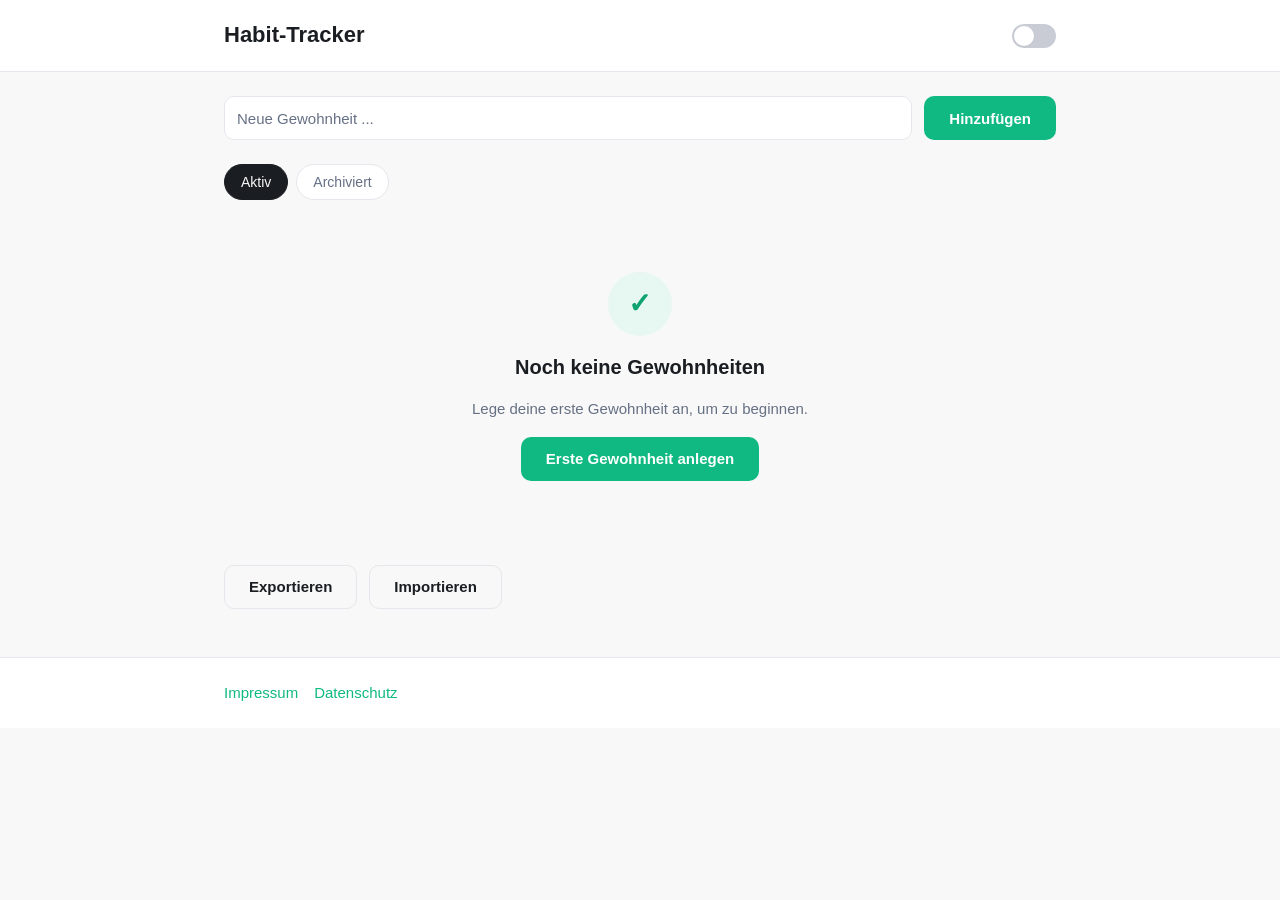
<file: index.html>
<!DOCTYPE html>
<html lang="de">
  <head>
    <meta charset="UTF-8" />
    <meta name="viewport" content="width=device-width, initial-scale=1.0" />
    <meta name="description" content="Habit-Tracker – Gewohnheiten verwalten, abhaken und auswerten." />
    <title>Habit-Tracker</title>
    <link rel="stylesheet" href="css/base.css" />
  </head>
  <body>
    <header class="app-header">
      <div class="container app-header__inner">
        <h1 class="app-title">Habit-Tracker</h1>
        <button id="theme-toggle" class="theme-toggle" type="button" aria-label="Farbschema umschalten">
          <span class="theme-toggle__track" aria-hidden="true">
            <span class="theme-toggle__thumb"></span>
          </span>
        </button>
      </div>
    </header>

    <main class="container">
      <form id="habit-form" class="habit-form" autocomplete="off">
        <label class="visually-hidden" for="habit-name">Neue Gewohnheit</label>
        <input id="habit-name" name="habit-name" type="text" placeholder="Neue Gewohnheit ..." />
        <button class="button button--primary" type="submit">Hinzufügen</button>
      </form>

      <div class="filters" role="group" aria-label="Gewohnheiten filtern">
        <button id="filter-active" class="filter-pill filter-pill--active" type="button">Aktiv</button>
        <button id="filter-archived" class="filter-pill" type="button">Archiviert</button>
      </div>

      <div id="habit-list" class="habit-list"></div>

      <section class="io-panel" aria-label="Daten sichern und wiederherstellen">
        <button id="export-button" class="button button--secondary" type="button">Exportieren</button>
        <button id="import-button" class="button button--secondary" type="button">Importieren</button>
        <input id="import-input" type="file" accept="application/json" hidden />
      </section>
    </main>

    <footer class="app-footer">
      <div class="container app-footer__inner">
        <a href="impressum.html">Impressum</a>
        <a href="datenschutz.html">Datenschutz</a>
      </div>
    </footer>

    <script type="module" src="js/store.js"></script>
    <script type="module" src="js/stats.js"></script>
    <script type="module" src="js/chart.js"></script>
    <script type="module" src="js/grid.js"></script>
    <script type="module" src="js/habits.js"></script>
    <script type="module" src="js/theme.js"></script>
    <script type="module" src="js/io.js"></script>
    <script type="module" src="js/main.js"></script>
  </body>
</html>
</file>
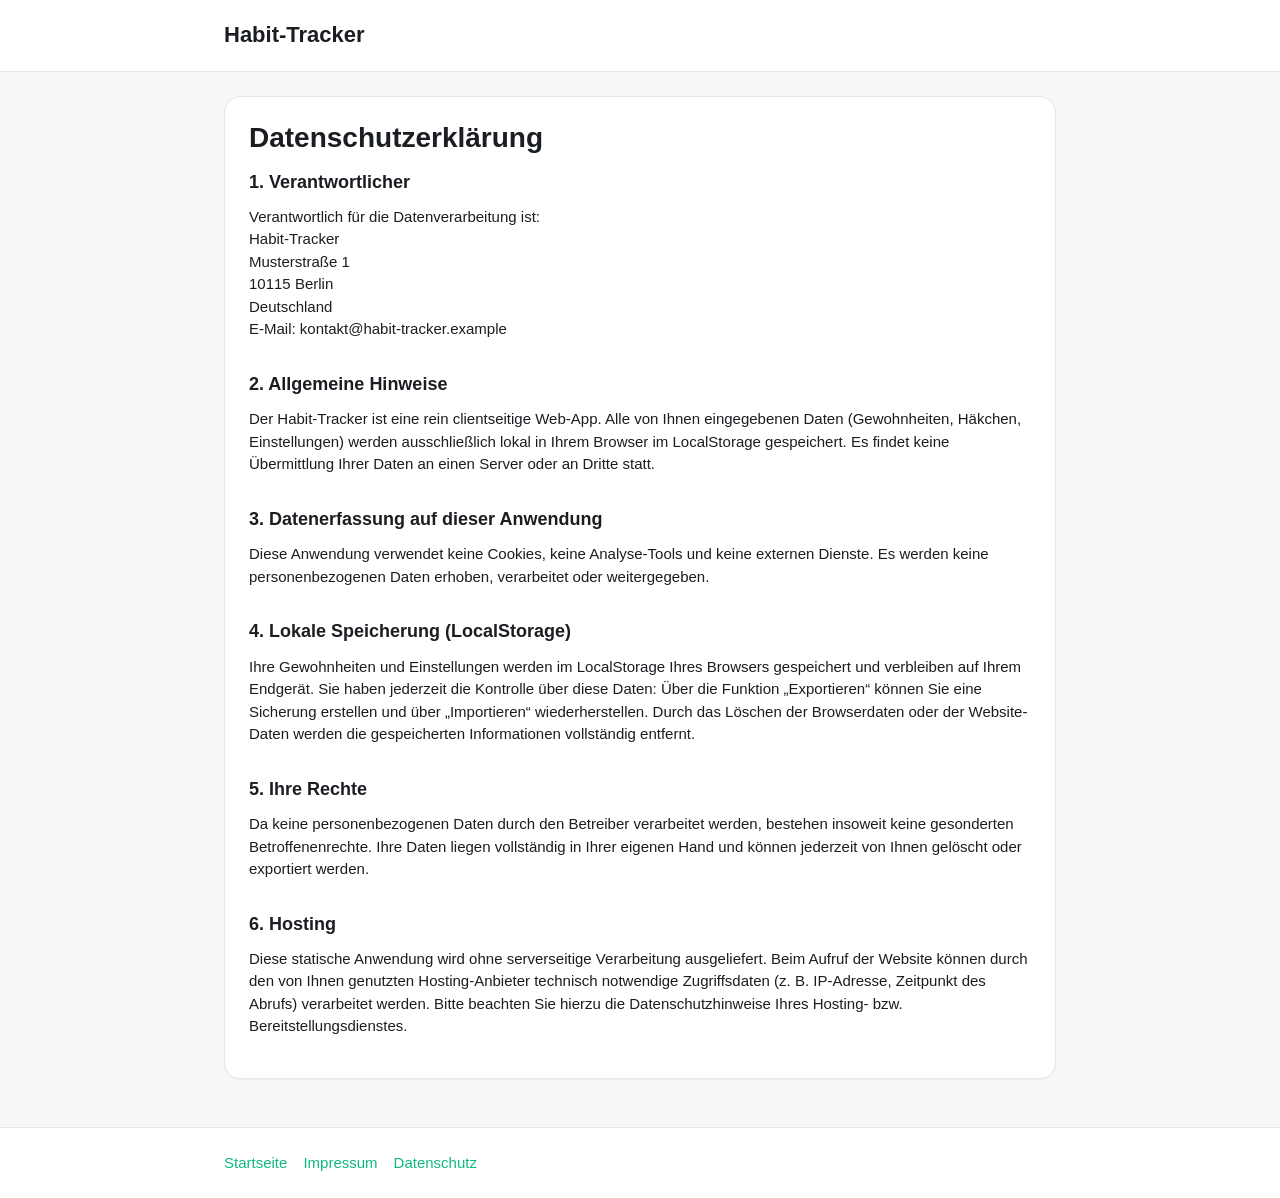
<file: datenschutz.html>
<!DOCTYPE html>
<html lang="de">
  <head>
    <meta charset="UTF-8" />
    <meta name="viewport" content="width=device-width, initial-scale=1.0" />
    <meta name="description" content="Datenschutzerklärung des Habit-Trackers." />
    <title>Datenschutzerklärung – Habit-Tracker</title>
    <link rel="stylesheet" href="css/base.css" />
    <link rel="stylesheet" href="css/legal.css" />
  </head>
  <body>
    <header class="app-header">
      <div class="container app-header__inner">
        <h1 class="app-title">Habit-Tracker</h1>
      </div>
    </header>

    <main class="container legal">
      <article>
        <h1>Datenschutzerklärung</h1>

        <h2>1. Verantwortlicher</h2>
        <p>
          Verantwortlich für die Datenverarbeitung ist:<br />
          Habit-Tracker<br />
          Musterstraße 1<br />
          10115 Berlin<br />
          Deutschland<br />
          E-Mail: kontakt@habit-tracker.example
        </p>

        <h2>2. Allgemeine Hinweise</h2>
        <p>
          Der Habit-Tracker ist eine rein clientseitige Web-App. Alle von Ihnen
          eingegebenen Daten (Gewohnheiten, Häkchen, Einstellungen) werden
          ausschließlich lokal in Ihrem Browser im LocalStorage gespeichert.
          Es findet keine Übermittlung Ihrer Daten an einen Server oder an
          Dritte statt.
        </p>

        <h2>3. Datenerfassung auf dieser Anwendung</h2>
        <p>
          Diese Anwendung verwendet keine Cookies, keine Analyse-Tools und
          keine externen Dienste. Es werden keine personenbezogenen Daten
          erhoben, verarbeitet oder weitergegeben.
        </p>

        <h2>4. Lokale Speicherung (LocalStorage)</h2>
        <p>
          Ihre Gewohnheiten und Einstellungen werden im LocalStorage Ihres
          Browsers gespeichert und verbleiben auf Ihrem Endgerät. Sie haben
          jederzeit die Kontrolle über diese Daten: Über die Funktion
          „Exportieren“ können Sie eine Sicherung erstellen und über
          „Importieren“ wiederherstellen. Durch das Löschen der
          Browserdaten oder der Website-Daten werden die gespeicherten
          Informationen vollständig entfernt.
        </p>

        <h2>5. Ihre Rechte</h2>
        <p>
          Da keine personenbezogenen Daten durch den Betreiber verarbeitet
          werden, bestehen insoweit keine gesonderten Betroffenenrechte.
          Ihre Daten liegen vollständig in Ihrer eigenen Hand und können
          jederzeit von Ihnen gelöscht oder exportiert werden.
        </p>

        <h2>6. Hosting</h2>
        <p>
          Diese statische Anwendung wird ohne serverseitige Verarbeitung
          ausgeliefert. Beim Aufruf der Website können durch den von Ihnen
          genutzten Hosting-Anbieter technisch notwendige Zugriffsdaten
          (z. B. IP-Adresse, Zeitpunkt des Abrufs) verarbeitet werden. Bitte
          beachten Sie hierzu die Datenschutzhinweise Ihres Hosting- bzw.
          Bereitstellungsdienstes.
        </p>
      </article>
    </main>

    <footer class="app-footer">
      <div class="container app-footer__inner">
        <a href="index.html">Startseite</a>
        <a href="impressum.html">Impressum</a>
        <a href="datenschutz.html">Datenschutz</a>
      </div>
    </footer>
  </body>
</html>
</file>
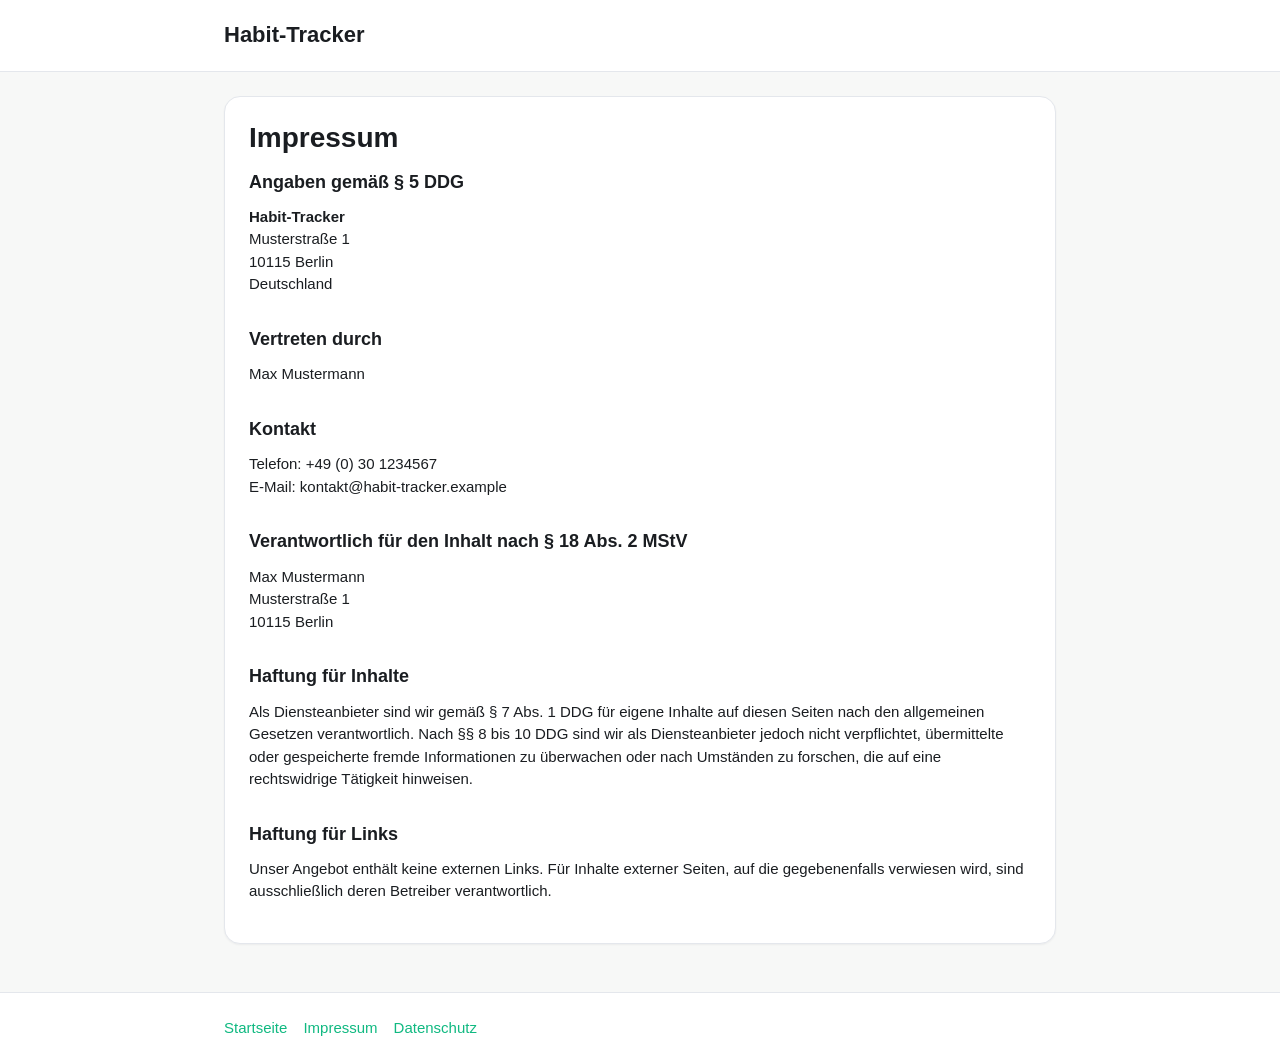
<file: impressum.html>
<!DOCTYPE html>
<html lang="de">
  <head>
    <meta charset="UTF-8" />
    <meta name="viewport" content="width=device-width, initial-scale=1.0" />
    <meta name="description" content="Impressum des Habit-Trackers." />
    <title>Impressum – Habit-Tracker</title>
    <link rel="stylesheet" href="css/base.css" />
    <link rel="stylesheet" href="css/legal.css" />
  </head>
  <body>
    <header class="app-header">
      <div class="container app-header__inner">
        <h1 class="app-title">Habit-Tracker</h1>
      </div>
    </header>

    <main class="container legal">
      <article>
        <h1>Impressum</h1>

        <h2>Angaben gemäß § 5 DDG</h2>
        <p>
          <strong>Habit-Tracker</strong><br />
          Musterstraße 1<br />
          10115 Berlin<br />
          Deutschland
        </p>

        <h2>Vertreten durch</h2>
        <p>Max Mustermann</p>

        <h2>Kontakt</h2>
        <p>
          Telefon: +49 (0) 30 1234567<br />
          E-Mail: kontakt@habit-tracker.example
        </p>

        <h2>Verantwortlich für den Inhalt nach § 18 Abs. 2 MStV</h2>
        <p>
          Max Mustermann<br />
          Musterstraße 1<br />
          10115 Berlin
        </p>

        <h2>Haftung für Inhalte</h2>
        <p>
          Als Diensteanbieter sind wir gemäß § 7 Abs. 1 DDG für eigene Inhalte
          auf diesen Seiten nach den allgemeinen Gesetzen verantwortlich. Nach
          §§ 8 bis 10 DDG sind wir als Diensteanbieter jedoch nicht
          verpflichtet, übermittelte oder gespeicherte fremde Informationen zu
          überwachen oder nach Umständen zu forschen, die auf eine
          rechtswidrige Tätigkeit hinweisen.
        </p>

        <h2>Haftung für Links</h2>
        <p>
          Unser Angebot enthält keine externen Links. Für Inhalte externer
          Seiten, auf die gegebenenfalls verwiesen wird, sind ausschließlich
          deren Betreiber verantwortlich.
        </p>
      </article>
    </main>

    <footer class="app-footer">
      <div class="container app-footer__inner">
        <a href="index.html">Startseite</a>
        <a href="impressum.html">Impressum</a>
        <a href="datenschutz.html">Datenschutz</a>
      </div>
    </footer>
  </body>
</html>
</file>
<file: css/base.css>
:root {
  --color-bg: #F7F8F7;
  --color-surface: #FFFFFF;
  --color-fg: #1A1D21;
  --color-muted: #667085;
  --color-border: #E4E7EC;
  --color-accent: #10B981;
  --color-accent_hover: #0EA371;
  --color-accent_soft: #E7F7F1;
  --color-danger: #DC2626;
  --color-danger_soft: #FDECEC;

  --font-family: 'Inter', -apple-system, BlinkMacSystemFont, 'Segoe UI', Roboto, Helvetica, Arial, sans-serif;

  --space-0: 4px;
  --space-1: 8px;
  --space-2: 12px;
  --space-3: 16px;
  --space-4: 24px;
  --space-5: 32px;
  --space-6: 48px;

  --radius-sm: 6px;
  --radius-md: 10px;
  --radius-lg: 16px;
  --radius-pill: 999px;
}

[data-theme='dark'] {
  --color-bg: #101316;
  --color-surface: #171C21;
  --color-fg: #E8EAED;
  --color-muted: #9AA3AD;
  --color-border: #2A3138;
  --color-accent: #34D399;
  --color-accent_hover: #6EE7B7;
  --color-accent_soft: #14332A;
  --color-danger: #F87171;
  --color-danger_soft: #3A1D1D;
}

*,
*::before,
*::after {
  box-sizing: border-box;
}

html {
  -webkit-text-size-adjust: 100%;
}

html,
body {
  margin: 0;
  padding: 0;
}

body {
  min-height: 100vh;
  overflow-x: hidden;
  font-family: var(--font-family);
  font-weight: 400;
  font-size: 15px;
  line-height: 1.5;
  color: var(--color-fg);
  background-color: var(--color-bg);
}

h1,
h2,
h3,
h4,
h5,
h6 {
  margin: 0;
  font-weight: 600;
}

p {
  margin: 0;
}

a {
  color: var(--color-accent);
  text-decoration: none;
}

a:hover {
  color: var(--color-accent_hover);
  text-decoration: underline;
}

img,
svg,
canvas {
  max-width: 100%;
  display: block;
}

button {
  font-family: inherit;
}

.container {
  width: 100%;
  max-width: 880px;
  margin: 0 auto;
  padding: 0 var(--space-3);
}

@media (min-width: 1024px) {
  .container {
    padding: 0 var(--space-4);
  }
}

.app-header {
  position: sticky;
  top: 0;
  z-index: 10;
  min-height: 64px;
  display: flex;
  align-items: center;
  background-color: var(--color-surface);
  border-bottom: 1px solid var(--color-border);
}

@media (min-width: 1024px) {
  .app-header {
    min-height: 72px;
  }
}

.app-header__inner {
  display: flex;
  align-items: center;
  justify-content: space-between;
  gap: var(--space-3);
}

.app-title {
  font-size: 22px;
  line-height: 1.2;
}

main.container {
  padding-top: var(--space-4);
  padding-bottom: var(--space-6);
  display: flex;
  flex-direction: column;
  gap: var(--space-4);
}

.habit-form {
  display: flex;
  flex-wrap: wrap;
  gap: var(--space-2);
}

.habit-form input {
  flex: 1 1 200px;
}

.filters {
  display: flex;
  flex-wrap: wrap;
  gap: var(--space-1);
}

.habit-list {
  display: flex;
  flex-direction: column;
  gap: var(--space-4);
}

.io-panel {
  display: flex;
  flex-wrap: wrap;
  align-items: center;
  gap: var(--space-2);
  margin-top: var(--space-2);
}

.app-footer {
  border-top: 1px solid var(--color-border);
  background-color: var(--color-surface);
}

.app-footer__inner {
  display: flex;
  flex-wrap: wrap;
  gap: var(--space-3);
  padding-top: var(--space-4);
  padding-bottom: var(--space-4);
}

/* Buttons */
.button {
  min-height: 44px;
  padding: 12px 24px;
  border: 1px solid transparent;
  border-radius: var(--radius-md);
  font-size: 15px;
  font-weight: 600;
  cursor: pointer;
}

.button--primary {
  background-color: var(--color-accent);
  color: #FFFFFF;
}

.button--primary:hover {
  background-color: var(--color-accent_hover);
}

.button--secondary {
  background-color: transparent;
  border-color: var(--color-border);
  color: var(--color-fg);
}

.button--secondary:hover {
  background-color: var(--color-border);
}

/* TextInput */
input[type='text'],
input[type='file'] {
  min-height: 44px;
  padding: 10px 12px;
  border: 1px solid var(--color-border);
  border-radius: var(--radius-md);
  background-color: var(--color-surface);
  color: var(--color-fg);
  font-size: 15px;
  font-family: inherit;
}

input[type='text']::placeholder {
  color: var(--color-muted);
}

input[type='text']:focus {
  outline: none;
  border-color: var(--color-accent);
  box-shadow: 0 0 0 3px var(--color-accent_soft);
}

/* FilterPill */
.filter-pill {
  min-height: 36px;
  padding: 8px 16px;
  border: 1px solid var(--color-border);
  border-radius: var(--radius-pill);
  font-size: 14px;
  cursor: pointer;
  background-color: var(--color-surface);
  color: var(--color-muted);
}

.filter-pill:hover {
  border-color: var(--color-muted);
}

.filter-pill--active {
  background-color: var(--color-fg);
  color: var(--color-bg);
  border-color: var(--color-fg);
}

/* DarkModeToggle */
.theme-toggle {
  width: 44px;
  height: 44px;
  padding: 0;
  border: none;
  background: transparent;
  cursor: pointer;
  display: inline-flex;
  align-items: center;
  justify-content: center;
  border-radius: var(--radius-md);
}

.theme-toggle__track {
  width: 44px;
  height: 24px;
  border-radius: var(--radius-pill);
  background-color: var(--color-muted);
  opacity: 0.35;
  position: relative;
  display: inline-block;
}

.theme-toggle__thumb {
  width: 20px;
  height: 20px;
  border-radius: var(--radius-pill);
  background-color: #FFFFFF;
  position: absolute;
  top: 2px;
  left: 2px;
  box-shadow: 0 1px 2px rgba(16, 24, 40, 0.2);
}

.visually-hidden {
  position: absolute;
  width: 1px;
  height: 1px;
  padding: 0;
  margin: -1px;
  overflow: hidden;
  clip: rect(0, 0, 0, 0);
  white-space: nowrap;
  border: 0;
}
</file>
<file: css/legal.css>
.legal {
  padding-top: var(--space-4);
  padding-bottom: var(--space-6);
}

.legal article {
  background-color: var(--color-surface);
  border: 1px solid var(--color-border);
  border-radius: var(--radius-lg);
  padding: var(--space-3);
  box-shadow: 0 1px 2px rgba(16, 24, 40, 0.05);
}

@media (min-width: 640px) {
  .legal article {
    padding: var(--space-4);
  }
}

.legal h1 {
  font-size: 28px;
  line-height: 1.2;
  margin-bottom: var(--space-3);
}

.legal h2 {
  font-size: 18px;
  line-height: 1.3;
  margin-top: var(--space-5);
  margin-bottom: var(--space-2);
}

.legal h2:first-of-type {
  margin-top: 0;
}

.legal p {
  color: var(--color-fg);
  margin-bottom: var(--space-3);
}

.legal ul {
  margin: 0 0 var(--space-3) 0;
  padding-left: var(--space-4);
  color: var(--color-fg);
}

.legal li {
  margin-bottom: var(--space-1);
}

.legal strong {
  font-weight: 600;
}

.legal a {
  color: var(--color-accent);
}

.legal a:hover {
  color: var(--color-accent_hover);
}
</file>
